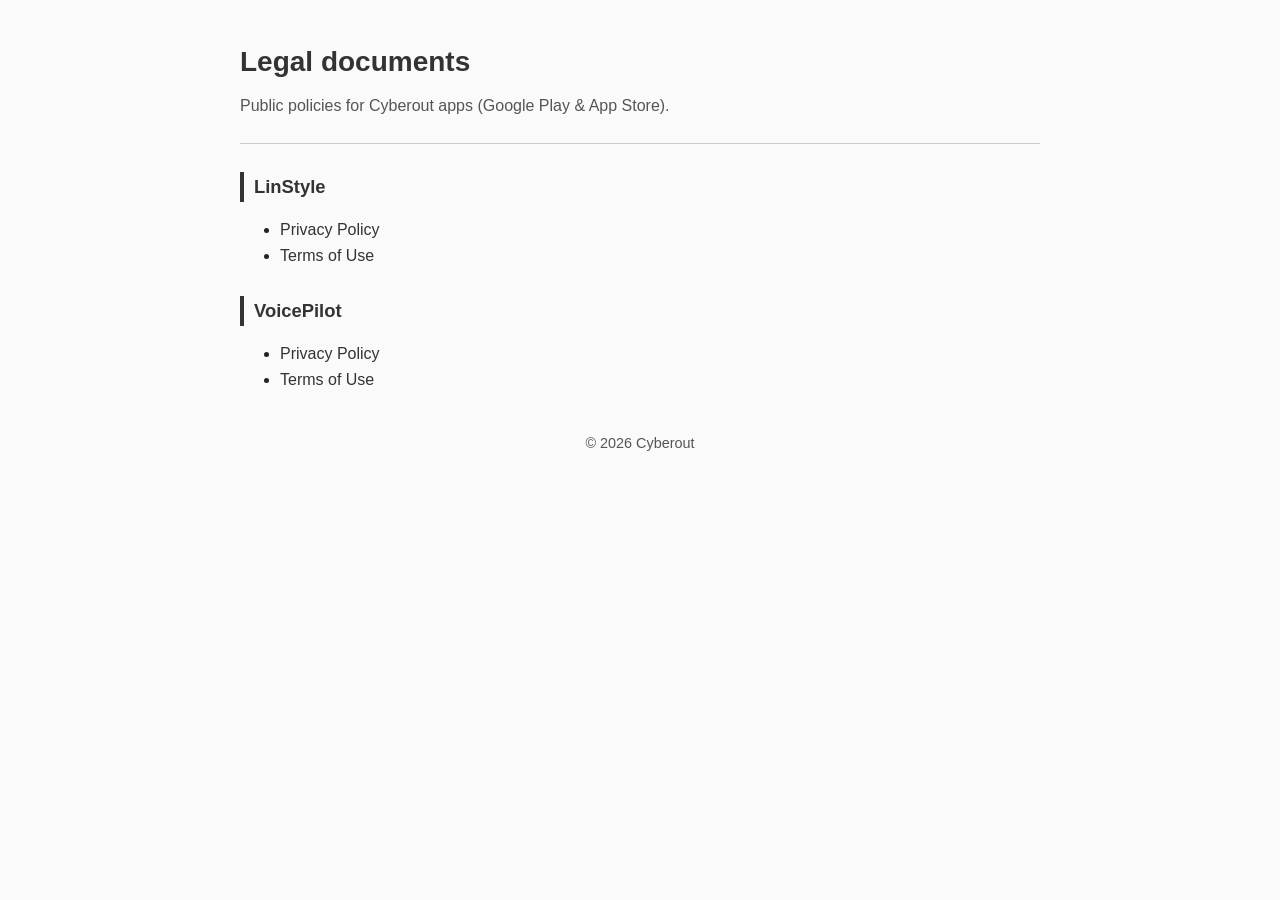
<file: index.html>
<!DOCTYPE html>
<html lang="en">
<head>
  <meta charset="utf-8" />
  <meta name="viewport" content="width=device-width, initial-scale=1" />
  <title>Legal — Cyberout</title>
  <link rel="stylesheet" href="site/legal.css" />
  <style>:root { --accent: #333; } h1 { text-align: left; }</style>
</head>
<body>
  <h1>Legal documents</h1>
  <p class="subtitle" style="text-align:left">Public policies for Cyberout apps (Google Play &amp; App Store).</p>
  <hr />
  <h2>LinStyle</h2>
  <ul>
    <li><a href="site/linstyle/privacy.html">Privacy Policy</a></li>
    <li><a href="site/linstyle/terms.html">Terms of Use</a></li>
  </ul>
  <h2>VoicePilot</h2>
  <ul>
    <li><a href="site/voicepilot/privacy.html">Privacy Policy</a></li>
    <li><a href="site/voicepilot/terms.html">Terms of Use</a></li>
  </ul>
  <footer>© 2026 Cyberout</footer>
</body>
</html>
</file>
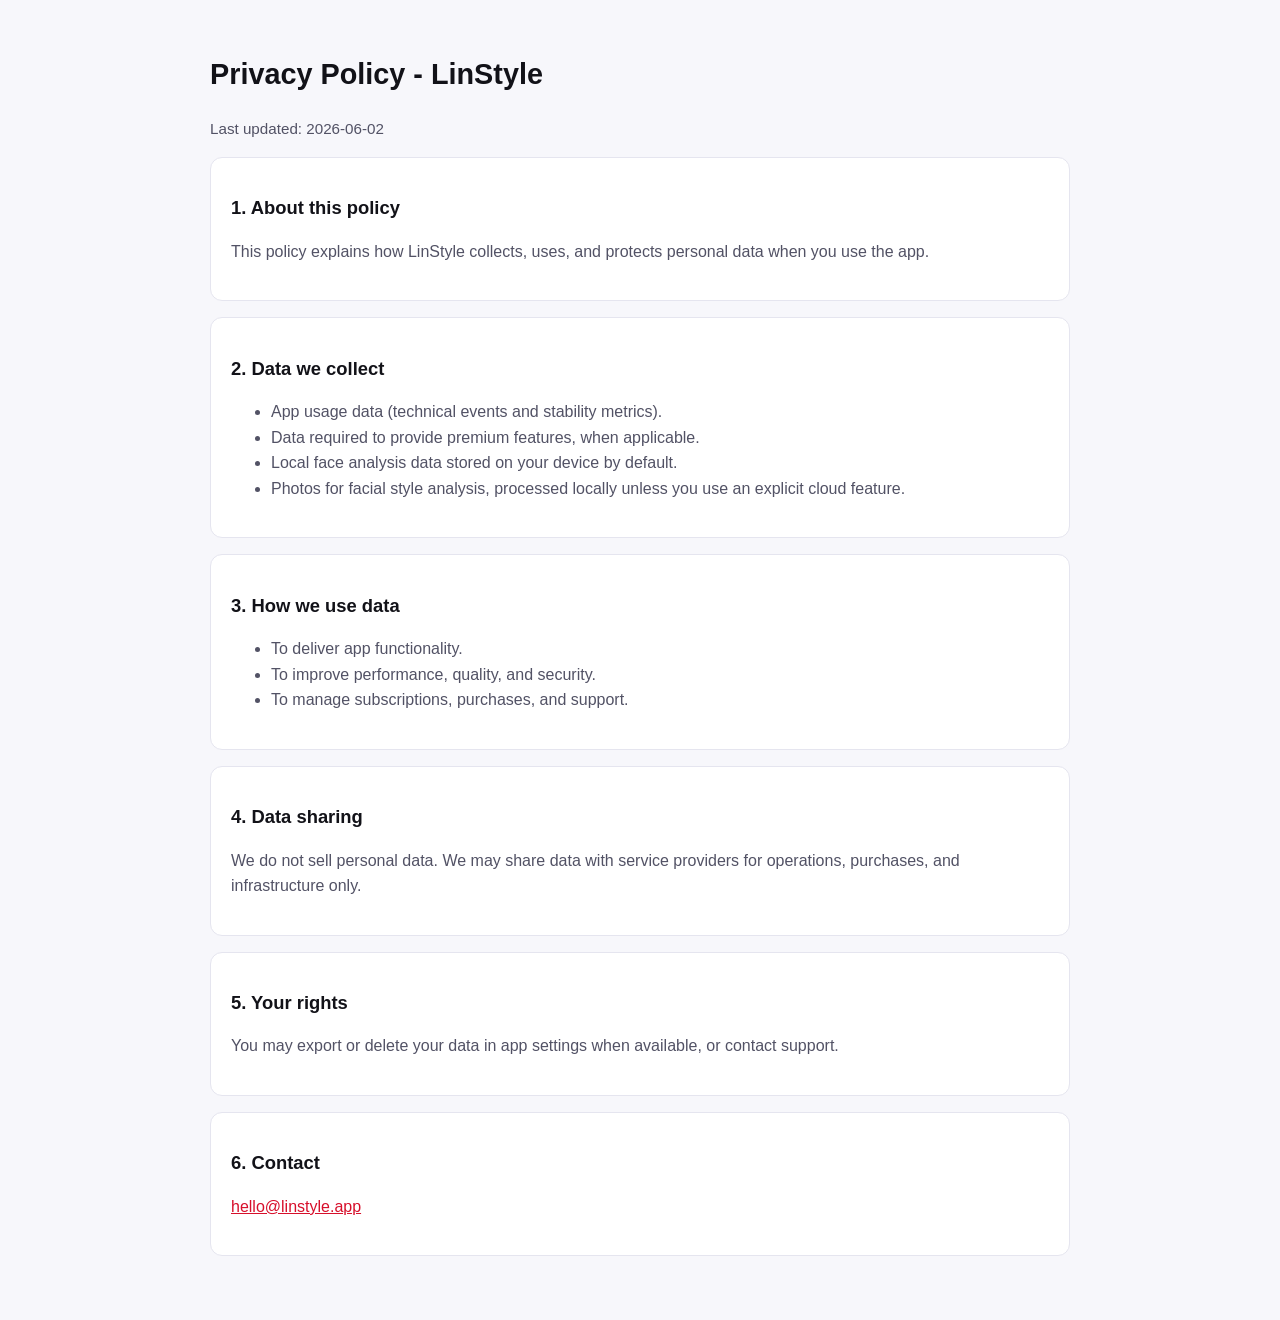
<file: linstyle/privacy.html>
<!doctype html>
<html lang="en">
<head>
  <meta charset="utf-8" />
  <meta name="viewport" content="width=device-width, initial-scale=1" />
  <title>LinStyle - Privacy Policy</title>
  <meta name="description" content="Privacy Policy for the LinStyle app." />
  <style>
    :root { color-scheme: light dark; --bg: #0b0b0f; --card: #14141b; --text: #f5f5f7; --muted: #b8b8c3; --accent: #ff2a32; --line: #2b2b35; }
    @media (prefers-color-scheme: light) {
      :root { --bg: #f7f7fb; --card: #fff; --text: #121218; --muted: #525265; --accent: #d70f2b; --line: #e5e5ef; }
    }
    body { margin: 0; font-family: Inter, Segoe UI, Roboto, Arial, sans-serif; background: var(--bg); color: var(--text); line-height: 1.6; }
    main { max-width: 860px; margin: 0 auto; padding: 32px 16px 64px; }
    .card { background: var(--card); border: 1px solid var(--line); border-radius: 12px; padding: 20px; margin-top: 16px; }
    h1 { font-size: 1.8rem; } h2 { font-size: 1.15rem; } p, li { color: var(--muted); }
    a { color: var(--accent); }
    .meta { color: var(--muted); font-size: 0.95rem; }
  </style>
</head>
<body>
  <main>
    <h1>Privacy Policy - LinStyle</h1>
    <p class="meta">Last updated: 2026-06-02</p>
    <section class="card">
      <h2>1. About this policy</h2>
      <p>This policy explains how LinStyle collects, uses, and protects personal data when you use the app.</p>
    </section>
    <section class="card">
      <h2>2. Data we collect</h2>
      <ul>
        <li>App usage data (technical events and stability metrics).</li>
        <li>Data required to provide premium features, when applicable.</li>
        <li>Local face analysis data stored on your device by default.</li>
        <li>Photos for facial style analysis, processed locally unless you use an explicit cloud feature.</li>
      </ul>
    </section>
    <section class="card">
      <h2>3. How we use data</h2>
      <ul>
        <li>To deliver app functionality.</li>
        <li>To improve performance, quality, and security.</li>
        <li>To manage subscriptions, purchases, and support.</li>
      </ul>
    </section>
    <section class="card">
      <h2>4. Data sharing</h2>
      <p>We do not sell personal data. We may share data with service providers for operations, purchases, and infrastructure only.</p>
    </section>
    <section class="card">
      <h2>5. Your rights</h2>
      <p>You may export or delete your data in app settings when available, or contact support.</p>
    </section>
    <section class="card">
      <h2>6. Contact</h2>
      <p><a href="mailto:hello@linstyle.app">hello@linstyle.app</a></p>
    </section>
  </main>
</body>
</html>
</file>
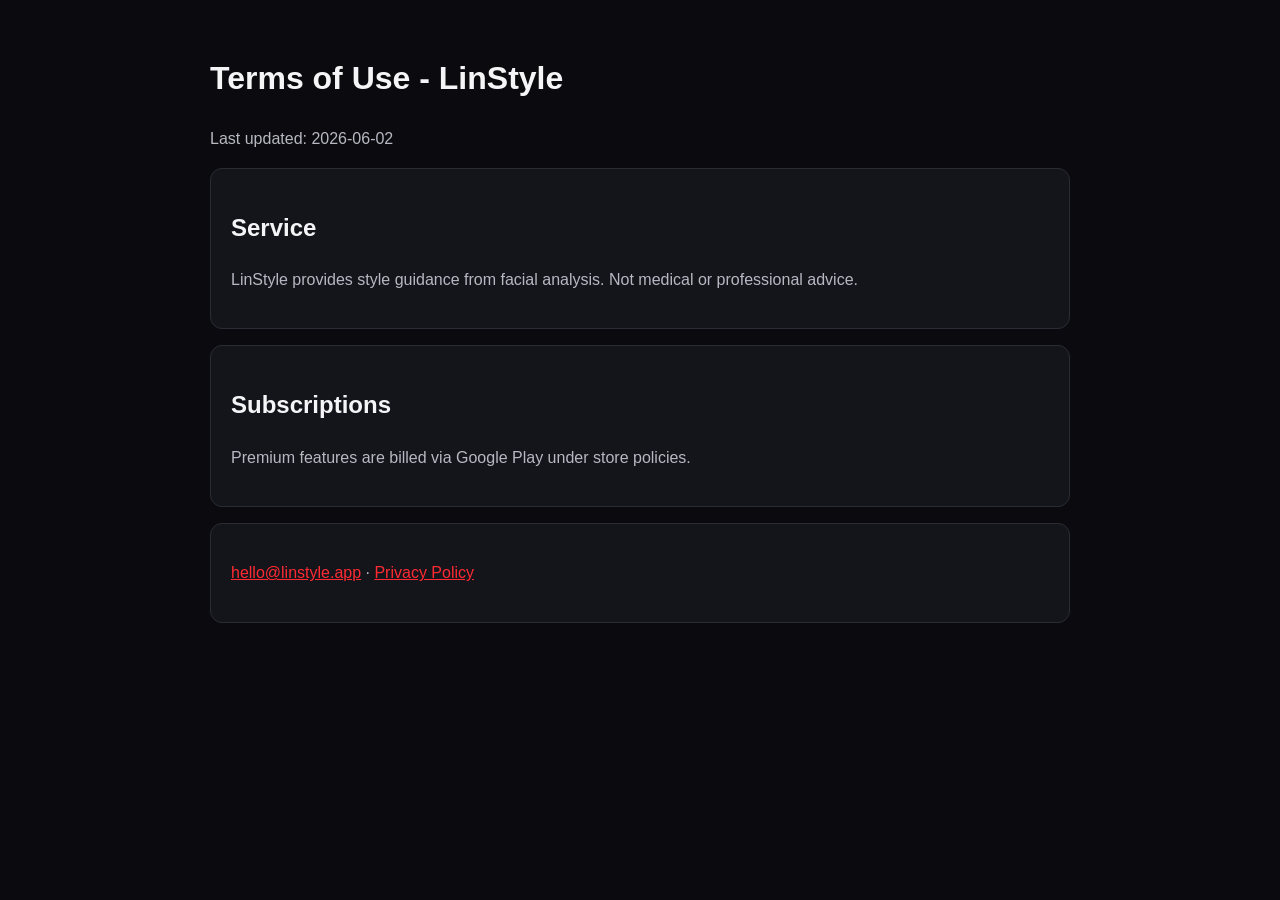
<file: linstyle/terms.html>
<!doctype html>
<html lang="en">
<head>
  <meta charset="utf-8" />
  <meta name="viewport" content="width=device-width, initial-scale=1" />
  <title>LinStyle - Terms of Use</title>
  <style>
    :root { color-scheme: light dark; --bg: #0b0b0f; --card: #14141b; --text: #f5f5f7; --muted: #b8b8c3; --accent: #ff2a32; --line: #2b2b35; }
    body { margin: 0; font-family: Inter, Segoe UI, Roboto, Arial, sans-serif; background: var(--bg); color: var(--text); line-height: 1.6; }
    main { max-width: 860px; margin: 0 auto; padding: 32px 16px 64px; }
    .card { background: var(--card); border: 1px solid var(--line); border-radius: 12px; padding: 20px; margin-top: 16px; }
    p, li { color: var(--muted); } a { color: var(--accent); }
  </style>
</head>
<body>
  <main>
    <h1>Terms of Use - LinStyle</h1>
    <p>Last updated: 2026-06-02</p>
    <section class="card">
      <h2>Service</h2>
      <p>LinStyle provides style guidance from facial analysis. Not medical or professional advice.</p>
    </section>
    <section class="card">
      <h2>Subscriptions</h2>
      <p>Premium features are billed via Google Play under store policies.</p>
    </section>
    <section class="card">
      <p><a href="mailto:hello@linstyle.app">hello@linstyle.app</a> · <a href="privacy.html">Privacy Policy</a></p>
    </section>
  </main>
</body>
</html>
</file>
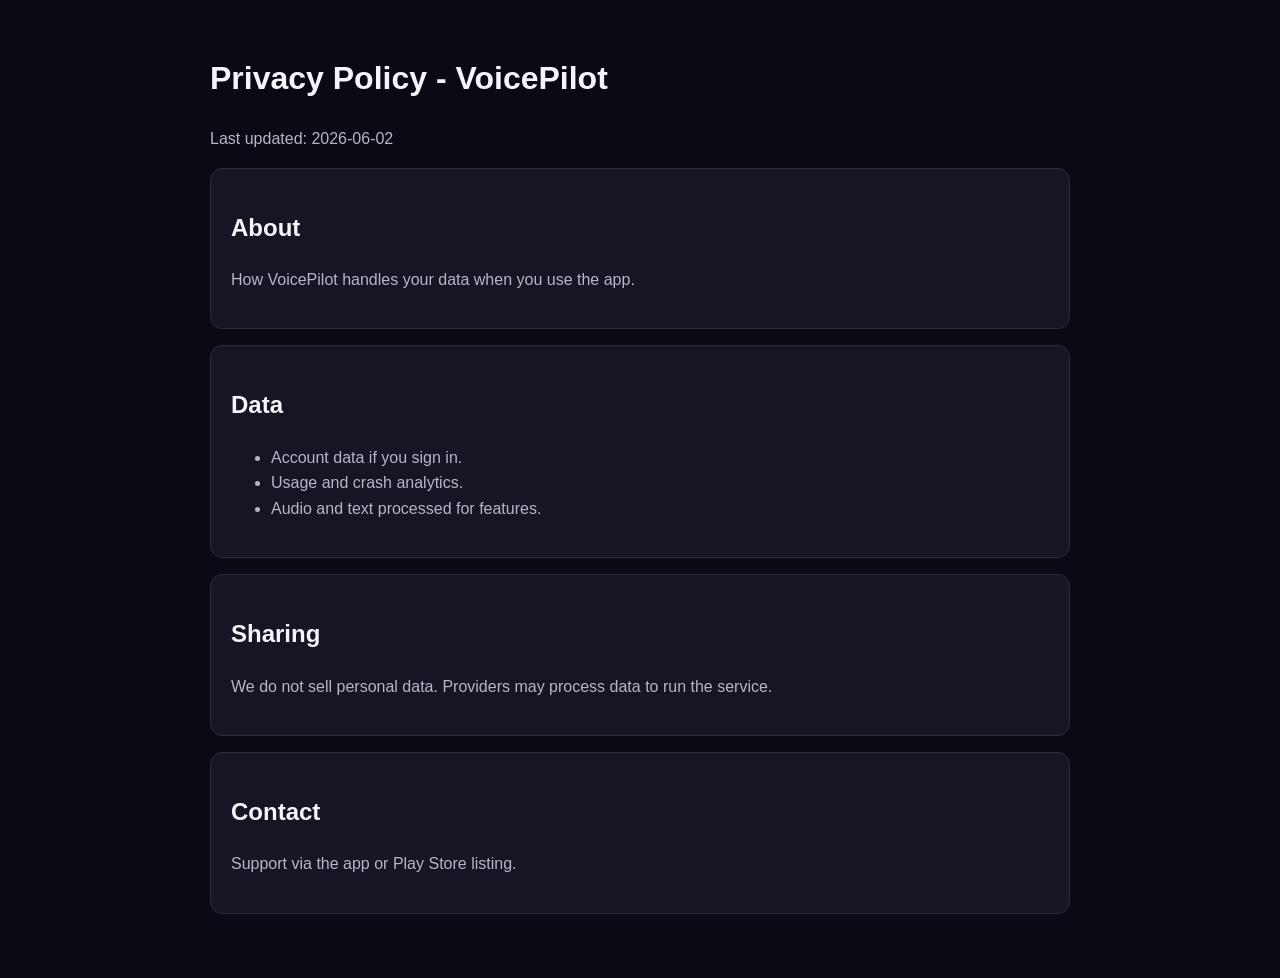
<file: voicepilot/privacy.html>
<!doctype html>
<html lang="en">
<head>
  <meta charset="utf-8" />
  <meta name="viewport" content="width=device-width, initial-scale=1" />
  <title>VoicePilot - Privacy Policy</title>
  <style>
    :root { color-scheme: light dark; --bg: #0a0a14; --card: #151523; --text: #f4f4fa; --muted: #b5b6c8; --accent: #7c3aed; --line: #2a2a3c; }
    body { margin: 0; font-family: Inter, Segoe UI, Roboto, Arial, sans-serif; background: var(--bg); color: var(--text); line-height: 1.6; }
    main { max-width: 860px; margin: 0 auto; padding: 32px 16px 64px; }
    .card { background: var(--card); border: 1px solid var(--line); border-radius: 12px; padding: 20px; margin-top: 16px; }
    p, li { color: var(--muted); } a { color: var(--accent); }
  </style>
</head>
<body>
  <main>
    <h1>Privacy Policy - VoicePilot</h1>
    <p>Last updated: 2026-06-02</p>
    <section class="card"><h2>About</h2><p>How VoicePilot handles your data when you use the app.</p></section>
    <section class="card"><h2>Data</h2><ul><li>Account data if you sign in.</li><li>Usage and crash analytics.</li><li>Audio and text processed for features.</li></ul></section>
    <section class="card"><h2>Sharing</h2><p>We do not sell personal data. Providers may process data to run the service.</p></section>
    <section class="card"><h2>Contact</h2><p>Support via the app or Play Store listing.</p></section>
  </main>
</body>
</html>
</file>
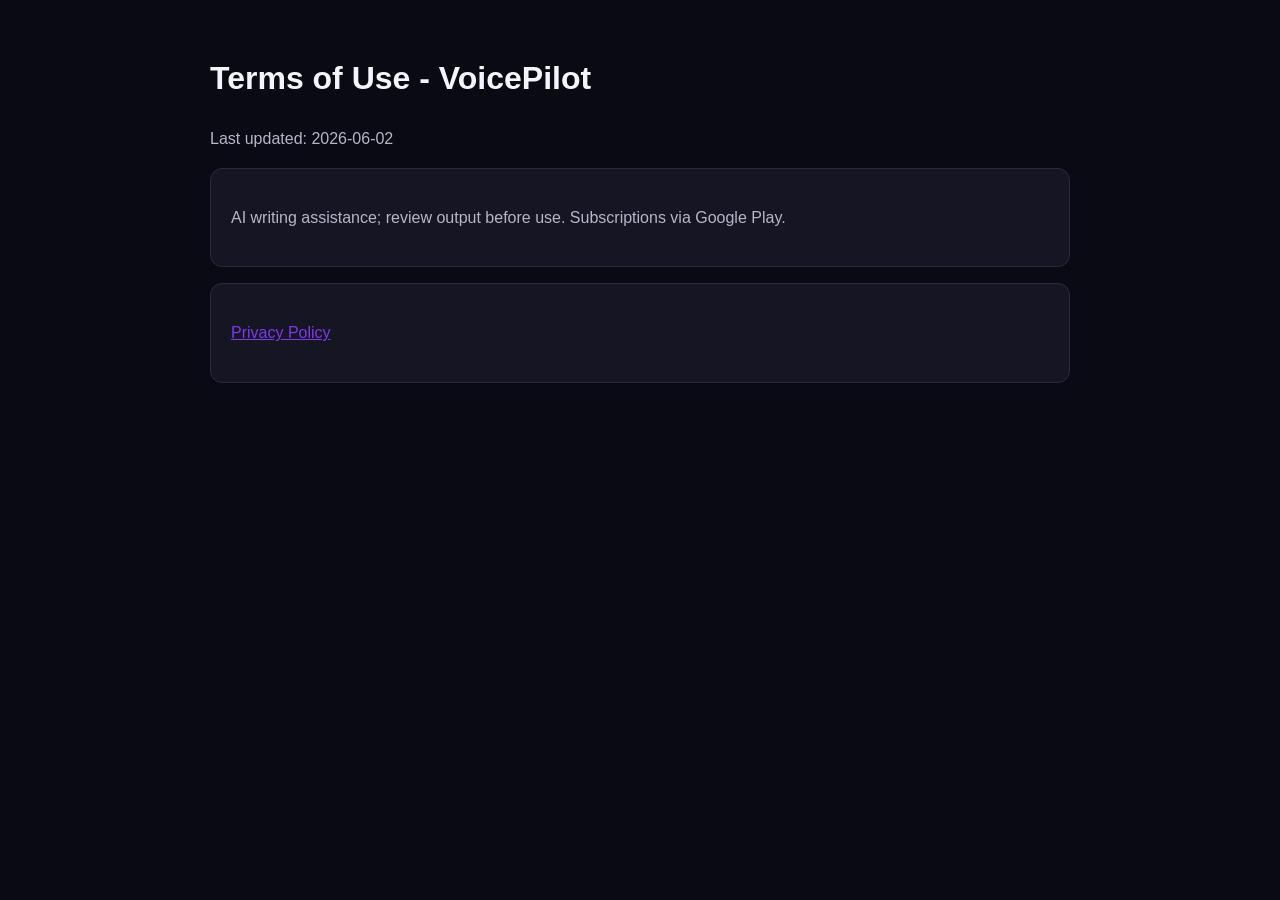
<file: voicepilot/terms.html>
<!doctype html>
<html lang="en">
<head>
  <meta charset="utf-8" />
  <meta name="viewport" content="width=device-width, initial-scale=1" />
  <title>VoicePilot - Terms of Use</title>
  <style>
    :root { color-scheme: light dark; --bg: #0a0a14; --card: #151523; --text: #f4f4fa; --muted: #b5b6c8; --accent: #7c3aed; }
    body { margin: 0; font-family: Inter, Segoe UI, Roboto, Arial, sans-serif; background: var(--bg); color: var(--text); line-height: 1.6; }
    main { max-width: 860px; margin: 0 auto; padding: 32px 16px 64px; }
    .card { background: var(--card); border: 1px solid #2a2a3c; border-radius: 12px; padding: 20px; margin-top: 16px; }
    p { color: var(--muted); } a { color: var(--accent); }
  </style>
</head>
<body>
  <main>
    <h1>Terms of Use - VoicePilot</h1>
    <p>Last updated: 2026-06-02</p>
    <section class="card"><p>AI writing assistance; review output before use. Subscriptions via Google Play.</p></section>
    <section class="card"><p><a href="privacy.html">Privacy Policy</a></p></section>
  </main>
</body>
</html>
</file>
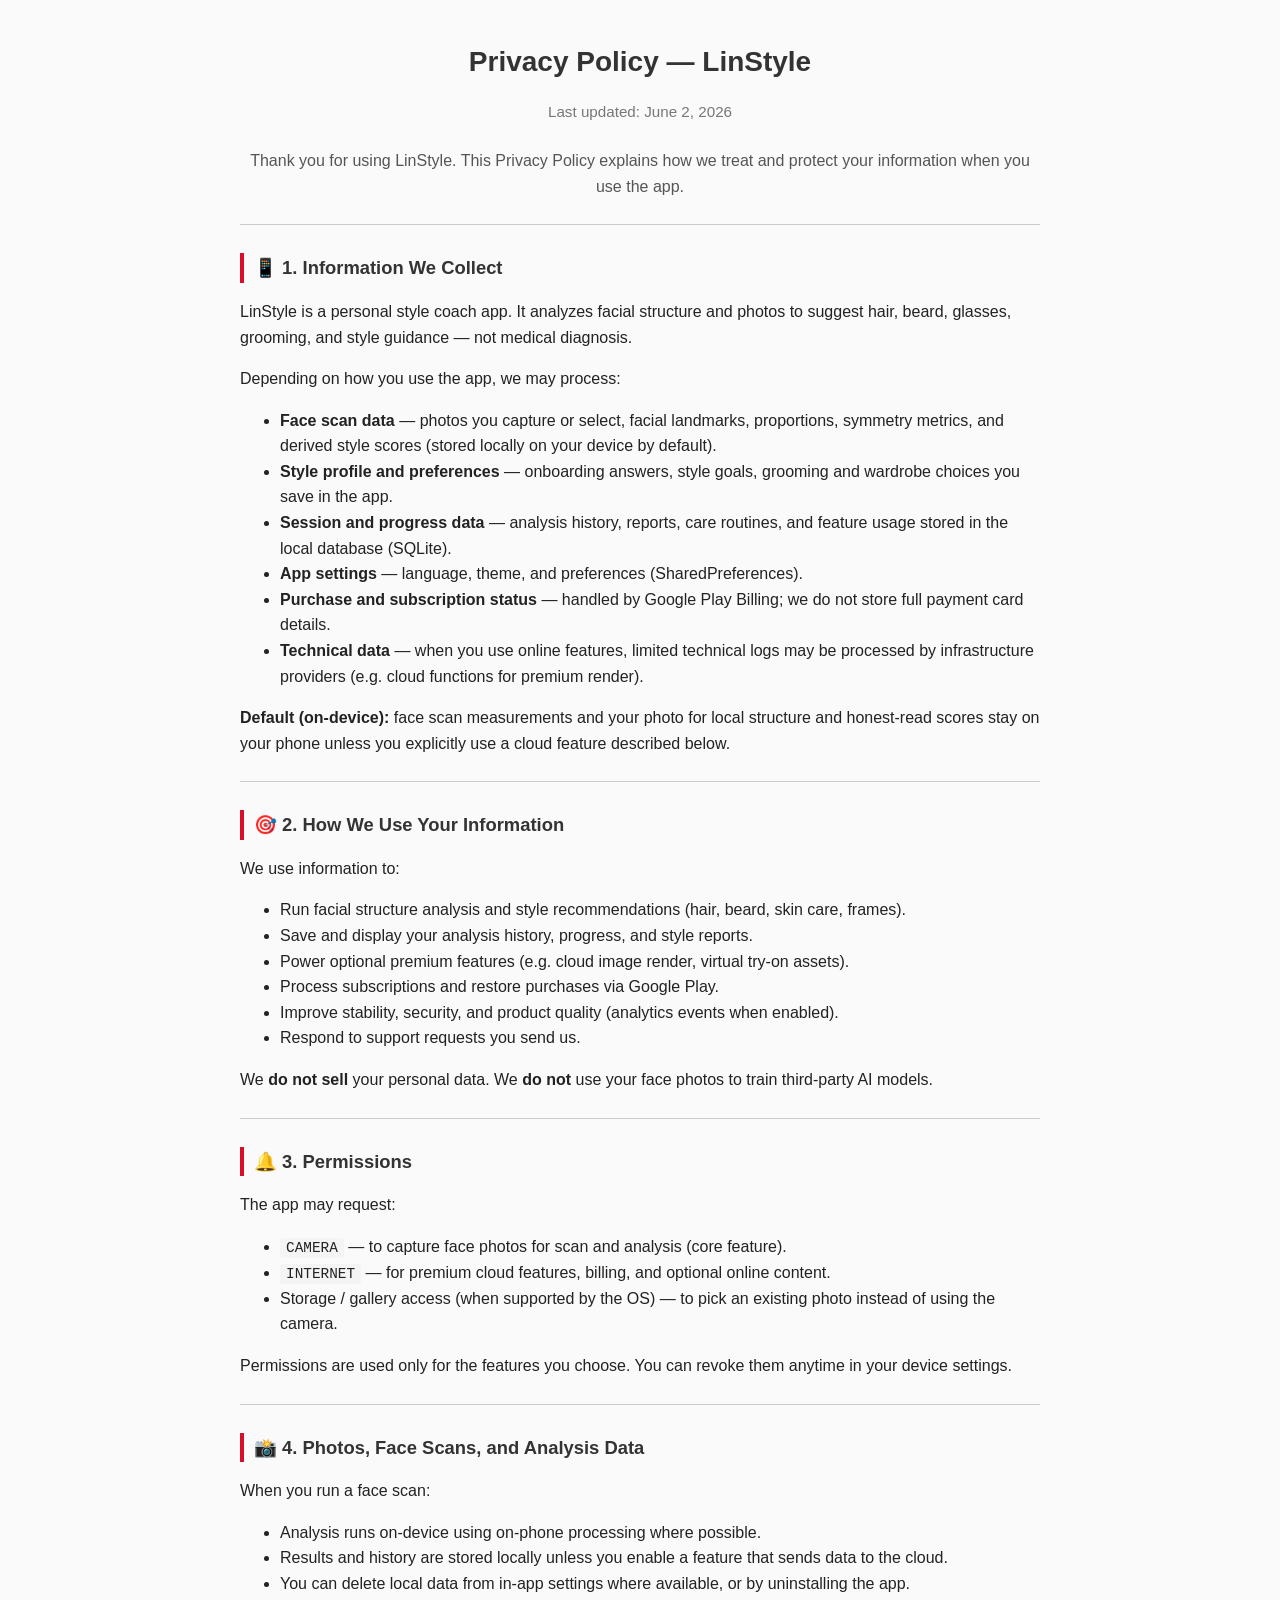
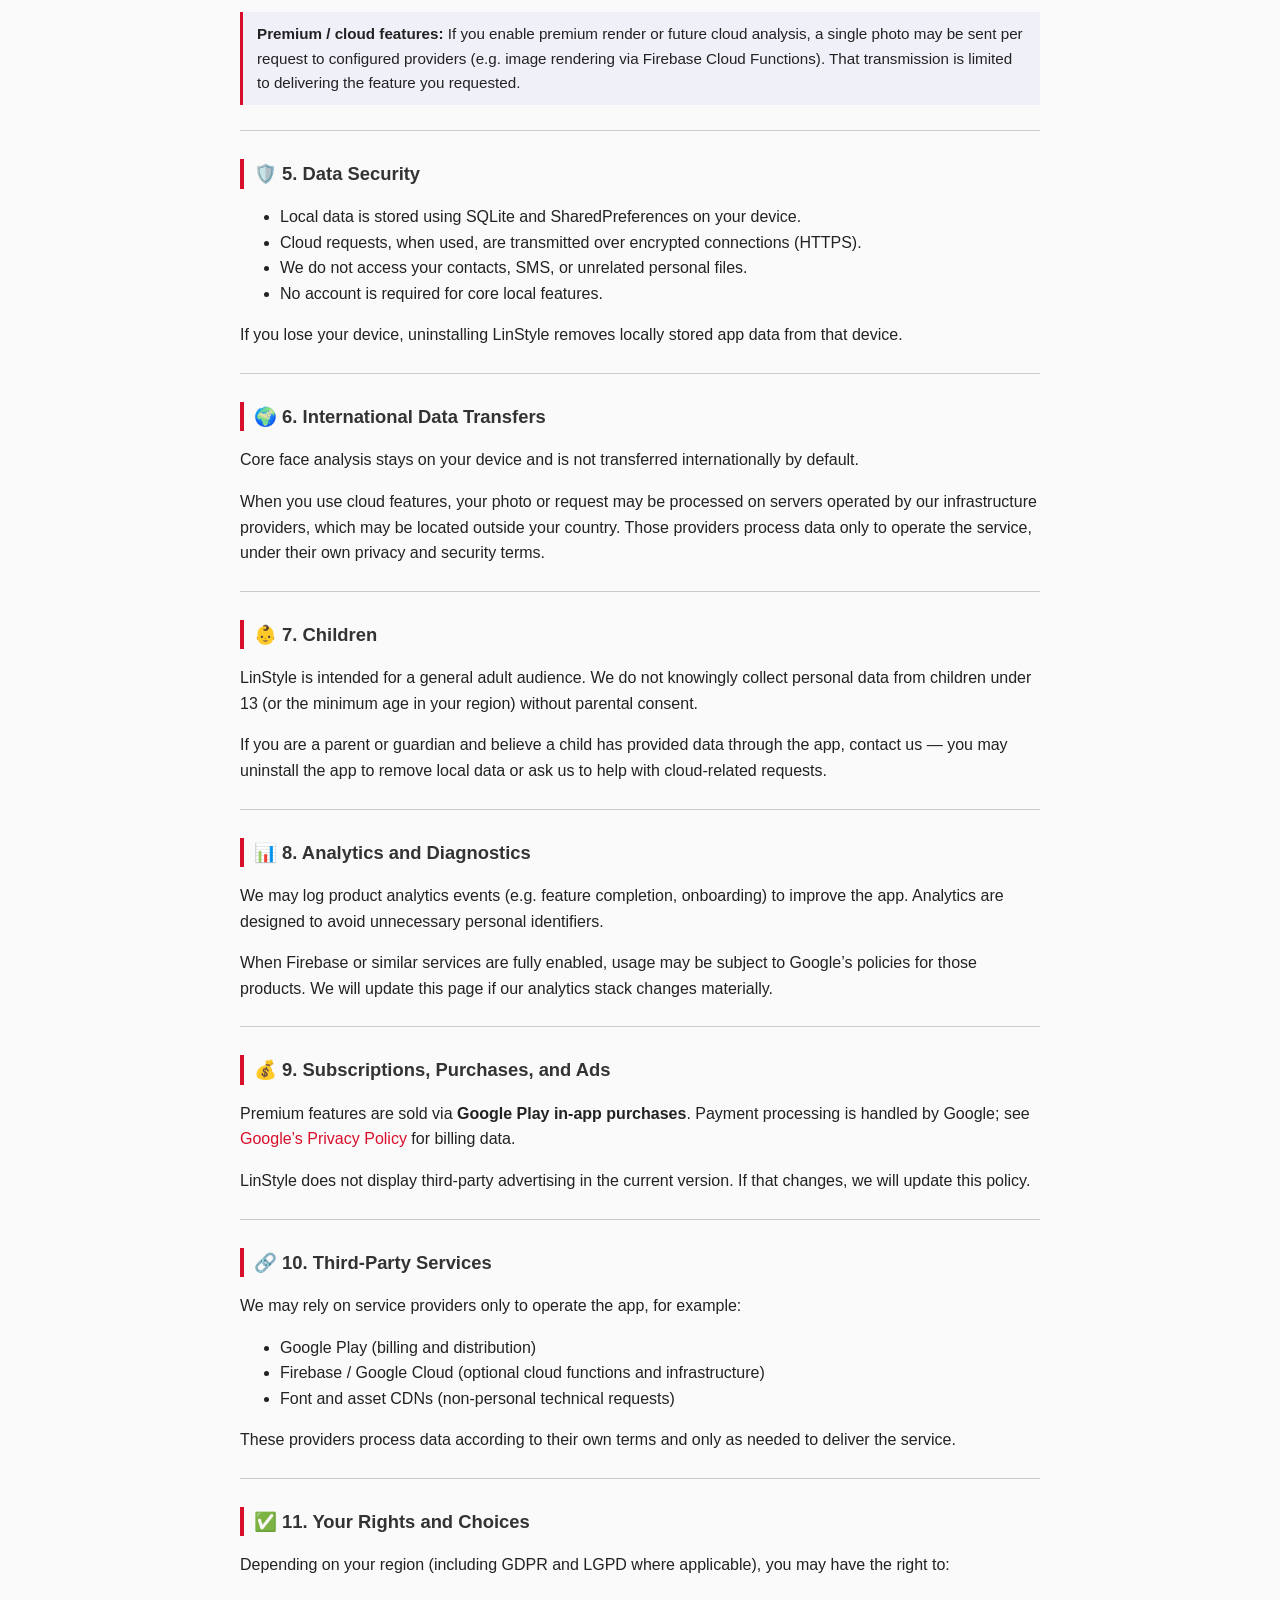
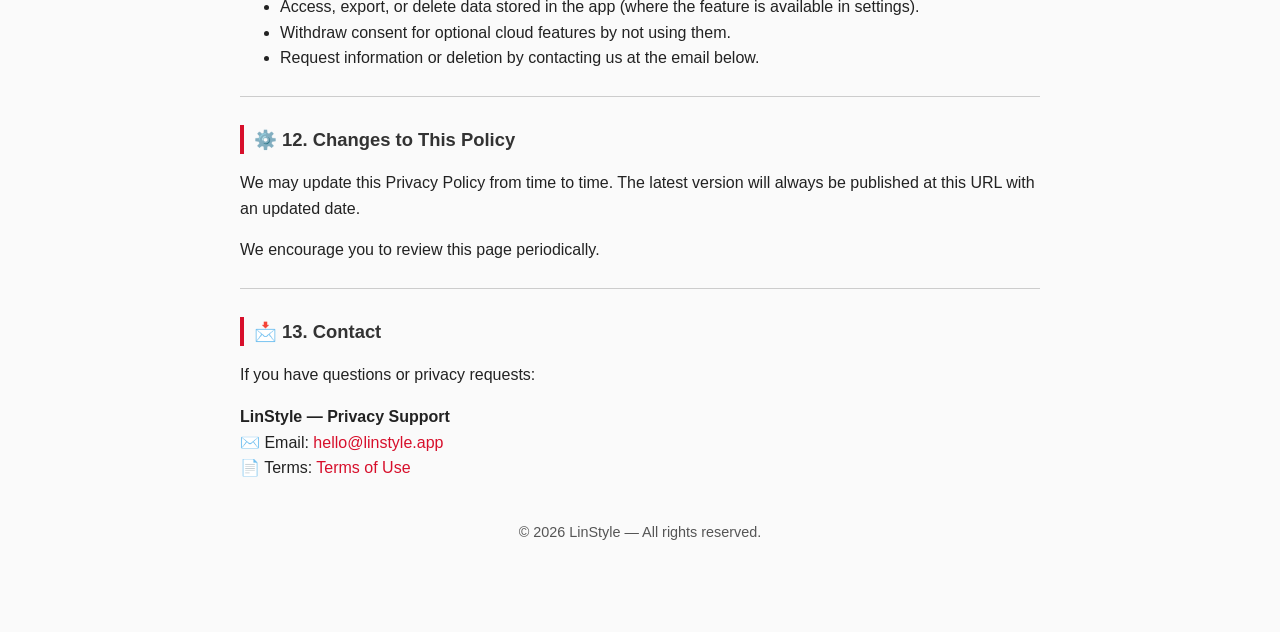
<file: site/linstyle/privacy.html>
<!DOCTYPE html>
<html lang="en">
<head>
  <meta charset="utf-8" />
  <meta name="viewport" content="width=device-width, initial-scale=1" />
  <title>Privacy Policy — LinStyle</title>
  <meta name="description" content="Privacy Policy for the LinStyle personal style coach app." />
  <link rel="stylesheet" href="../legal.css" />
  <style>:root { --accent: #d70f2b; }</style>
</head>
<body>

  <h1>Privacy Policy — LinStyle</h1>
  <p class="updated">Last updated: June 2, 2026</p>
  <p class="subtitle">Thank you for using LinStyle. This Privacy Policy explains how we treat and protect your information when you use the app.</p>

  <hr />

  <h2>📱 1. Information We Collect</h2>
  <p>LinStyle is a personal style coach app. It analyzes facial structure and photos to suggest hair, beard, glasses, grooming, and style guidance — not medical diagnosis.</p>
  <p>Depending on how you use the app, we may process:</p>
  <ul>
    <li><strong>Face scan data</strong> — photos you capture or select, facial landmarks, proportions, symmetry metrics, and derived style scores (stored locally on your device by default).</li>
    <li><strong>Style profile and preferences</strong> — onboarding answers, style goals, grooming and wardrobe choices you save in the app.</li>
    <li><strong>Session and progress data</strong> — analysis history, reports, care routines, and feature usage stored in the local database (SQLite).</li>
    <li><strong>App settings</strong> — language, theme, and preferences (SharedPreferences).</li>
    <li><strong>Purchase and subscription status</strong> — handled by Google Play Billing; we do not store full payment card details.</li>
    <li><strong>Technical data</strong> — when you use online features, limited technical logs may be processed by infrastructure providers (e.g. cloud functions for premium render).</li>
  </ul>
  <p><strong>Default (on-device):</strong> face scan measurements and your photo for local structure and honest-read scores stay on your phone unless you explicitly use a cloud feature described below.</p>

  <hr />

  <h2>🎯 2. How We Use Your Information</h2>
  <p>We use information to:</p>
  <ul>
    <li>Run facial structure analysis and style recommendations (hair, beard, skin care, frames).</li>
    <li>Save and display your analysis history, progress, and style reports.</li>
    <li>Power optional premium features (e.g. cloud image render, virtual try-on assets).</li>
    <li>Process subscriptions and restore purchases via Google Play.</li>
    <li>Improve stability, security, and product quality (analytics events when enabled).</li>
    <li>Respond to support requests you send us.</li>
  </ul>
  <p>We <strong>do not sell</strong> your personal data. We <strong>do not</strong> use your face photos to train third-party AI models.</p>

  <hr />

  <h2>🔔 3. Permissions</h2>
  <p>The app may request:</p>
  <ul>
    <li><code>CAMERA</code> — to capture face photos for scan and analysis (core feature).</li>
    <li><code>INTERNET</code> — for premium cloud features, billing, and optional online content.</li>
    <li>Storage / gallery access (when supported by the OS) — to pick an existing photo instead of using the camera.</li>
  </ul>
  <p>Permissions are used only for the features you choose. You can revoke them anytime in your device settings.</p>

  <hr />

  <h2>📸 4. Photos, Face Scans, and Analysis Data</h2>
  <p>When you run a face scan:</p>
  <ul>
    <li>Analysis runs on-device using on-phone processing where possible.</li>
    <li>Results and history are stored locally unless you enable a feature that sends data to the cloud.</li>
    <li>You can delete local data from in-app settings where available, or by uninstalling the app.</li>
  </ul>
  <div class="note">
    <strong>Premium / cloud features:</strong> If you enable premium render or future cloud analysis, a single photo may be sent per request to configured providers (e.g. image rendering via Firebase Cloud Functions). That transmission is limited to delivering the feature you requested.
  </div>

  <hr />

  <h2>🛡️ 5. Data Security</h2>
  <ul>
    <li>Local data is stored using SQLite and SharedPreferences on your device.</li>
    <li>Cloud requests, when used, are transmitted over encrypted connections (HTTPS).</li>
    <li>We do not access your contacts, SMS, or unrelated personal files.</li>
    <li>No account is required for core local features.</li>
  </ul>
  <p>If you lose your device, uninstalling LinStyle removes locally stored app data from that device.</p>

  <hr />

  <h2>🌍 6. International Data Transfers</h2>
  <p>Core face analysis stays on your device and is not transferred internationally by default.</p>
  <p>When you use cloud features, your photo or request may be processed on servers operated by our infrastructure providers, which may be located outside your country. Those providers process data only to operate the service, under their own privacy and security terms.</p>

  <hr />

  <h2>👶 7. Children</h2>
  <p>LinStyle is intended for a general adult audience. We do not knowingly collect personal data from children under 13 (or the minimum age in your region) without parental consent.</p>
  <p>If you are a parent or guardian and believe a child has provided data through the app, contact us — you may uninstall the app to remove local data or ask us to help with cloud-related requests.</p>

  <hr />

  <h2>📊 8. Analytics and Diagnostics</h2>
  <p>We may log product analytics events (e.g. feature completion, onboarding) to improve the app. Analytics are designed to avoid unnecessary personal identifiers.</p>
  <p>When Firebase or similar services are fully enabled, usage may be subject to Google’s policies for those products. We will update this page if our analytics stack changes materially.</p>

  <hr />

  <h2>💰 9. Subscriptions, Purchases, and Ads</h2>
  <p>Premium features are sold via <strong>Google Play in-app purchases</strong>. Payment processing is handled by Google; see <a href="https://policies.google.com/privacy" rel="noopener">Google’s Privacy Policy</a> for billing data.</p>
  <p>LinStyle does not display third-party advertising in the current version. If that changes, we will update this policy.</p>

  <hr />

  <h2>🔗 10. Third-Party Services</h2>
  <p>We may rely on service providers only to operate the app, for example:</p>
  <ul>
    <li>Google Play (billing and distribution)</li>
    <li>Firebase / Google Cloud (optional cloud functions and infrastructure)</li>
    <li>Font and asset CDNs (non-personal technical requests)</li>
  </ul>
  <p>These providers process data according to their own terms and only as needed to deliver the service.</p>

  <hr />

  <h2>✅ 11. Your Rights and Choices</h2>
  <p>Depending on your region (including GDPR and LGPD where applicable), you may have the right to:</p>
  <ul>
    <li>Access, export, or delete data stored in the app (where the feature is available in settings).</li>
    <li>Withdraw consent for optional cloud features by not using them.</li>
    <li>Request information or deletion by contacting us at the email below.</li>
  </ul>

  <hr />

  <h2>⚙️ 12. Changes to This Policy</h2>
  <p>We may update this Privacy Policy from time to time. The latest version will always be published at this URL with an updated date.</p>
  <p>We encourage you to review this page periodically.</p>

  <hr />

  <h2>📩 13. Contact</h2>
  <p>If you have questions or privacy requests:</p>
  <p>
    <strong>LinStyle — Privacy Support</strong><br />
    ✉️ Email: <a href="mailto:hello@linstyle.app">hello@linstyle.app</a><br />
    📄 Terms: <a href="terms.html">Terms of Use</a>
  </p>

  <footer>© 2026 LinStyle — All rights reserved.</footer>

</body>
</html>
</file>
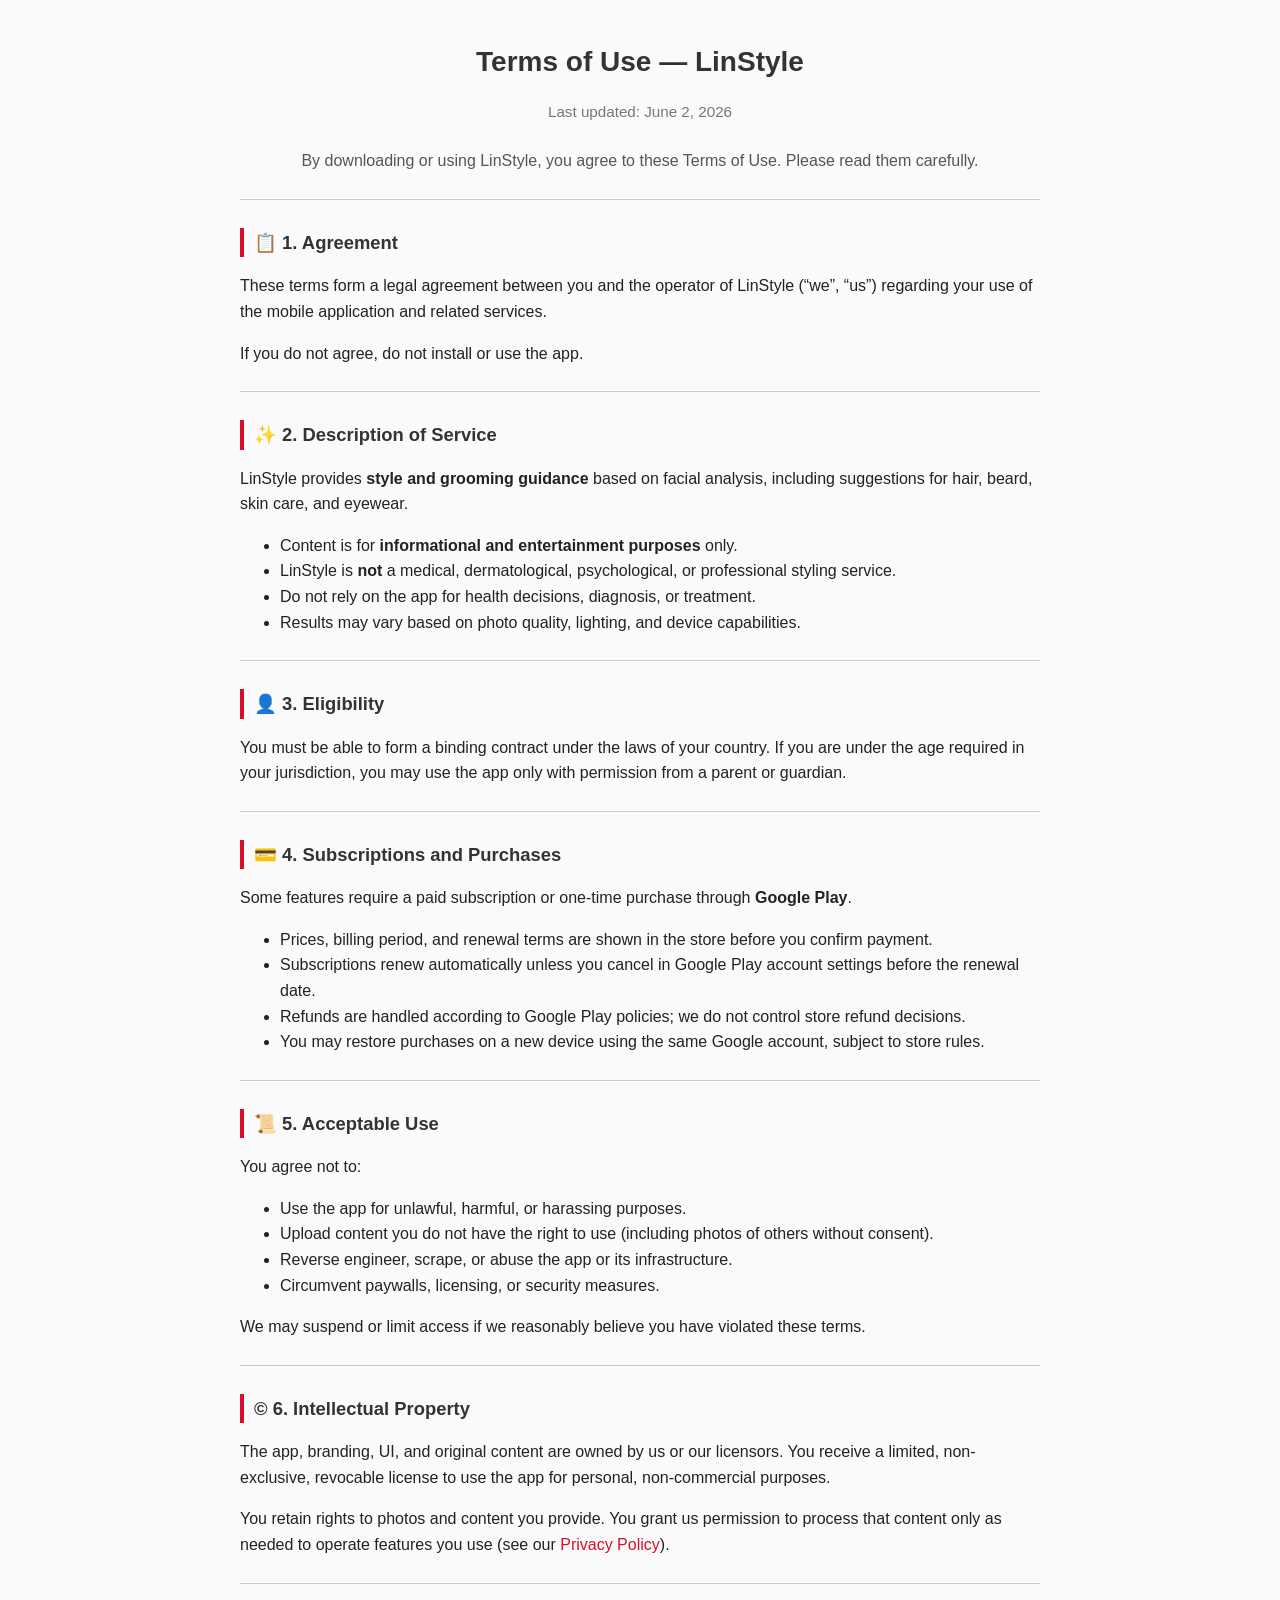
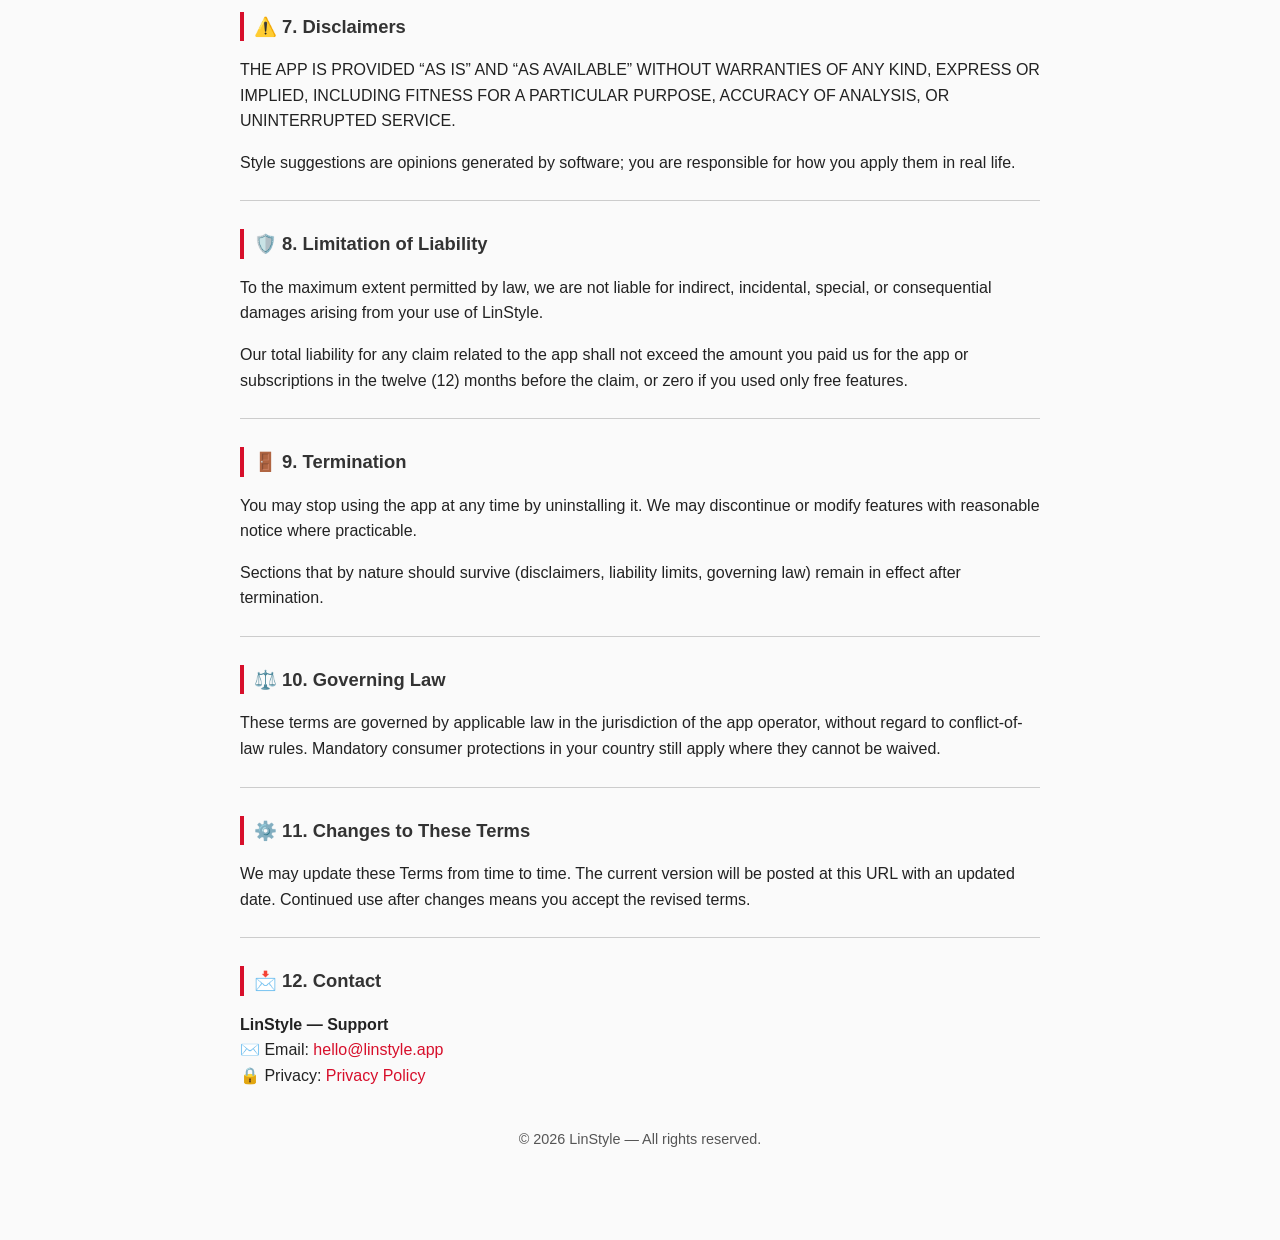
<file: site/linstyle/terms.html>
<!DOCTYPE html>
<html lang="en">
<head>
  <meta charset="utf-8" />
  <meta name="viewport" content="width=device-width, initial-scale=1" />
  <title>Terms of Use — LinStyle</title>
  <meta name="description" content="Terms of Use for the LinStyle personal style coach app." />
  <link rel="stylesheet" href="../legal.css" />
  <style>:root { --accent: #d70f2b; }</style>
</head>
<body>

  <h1>Terms of Use — LinStyle</h1>
  <p class="updated">Last updated: June 2, 2026</p>
  <p class="subtitle">By downloading or using LinStyle, you agree to these Terms of Use. Please read them carefully.</p>

  <hr />

  <h2>📋 1. Agreement</h2>
  <p>These terms form a legal agreement between you and the operator of LinStyle (“we”, “us”) regarding your use of the mobile application and related services.</p>
  <p>If you do not agree, do not install or use the app.</p>

  <hr />

  <h2>✨ 2. Description of Service</h2>
  <p>LinStyle provides <strong>style and grooming guidance</strong> based on facial analysis, including suggestions for hair, beard, skin care, and eyewear.</p>
  <ul>
    <li>Content is for <strong>informational and entertainment purposes</strong> only.</li>
    <li>LinStyle is <strong>not</strong> a medical, dermatological, psychological, or professional styling service.</li>
    <li>Do not rely on the app for health decisions, diagnosis, or treatment.</li>
    <li>Results may vary based on photo quality, lighting, and device capabilities.</li>
  </ul>

  <hr />

  <h2>👤 3. Eligibility</h2>
  <p>You must be able to form a binding contract under the laws of your country. If you are under the age required in your jurisdiction, you may use the app only with permission from a parent or guardian.</p>

  <hr />

  <h2>💳 4. Subscriptions and Purchases</h2>
  <p>Some features require a paid subscription or one-time purchase through <strong>Google Play</strong>.</p>
  <ul>
    <li>Prices, billing period, and renewal terms are shown in the store before you confirm payment.</li>
    <li>Subscriptions renew automatically unless you cancel in Google Play account settings before the renewal date.</li>
    <li>Refunds are handled according to Google Play policies; we do not control store refund decisions.</li>
    <li>You may restore purchases on a new device using the same Google account, subject to store rules.</li>
  </ul>

  <hr />

  <h2>📜 5. Acceptable Use</h2>
  <p>You agree not to:</p>
  <ul>
    <li>Use the app for unlawful, harmful, or harassing purposes.</li>
    <li>Upload content you do not have the right to use (including photos of others without consent).</li>
    <li>Reverse engineer, scrape, or abuse the app or its infrastructure.</li>
    <li>Circumvent paywalls, licensing, or security measures.</li>
  </ul>
  <p>We may suspend or limit access if we reasonably believe you have violated these terms.</p>

  <hr />

  <h2>©️ 6. Intellectual Property</h2>
  <p>The app, branding, UI, and original content are owned by us or our licensors. You receive a limited, non-exclusive, revocable license to use the app for personal, non-commercial purposes.</p>
  <p>You retain rights to photos and content you provide. You grant us permission to process that content only as needed to operate features you use (see our <a href="privacy.html">Privacy Policy</a>).</p>

  <hr />

  <h2>⚠️ 7. Disclaimers</h2>
  <p>THE APP IS PROVIDED “AS IS” AND “AS AVAILABLE” WITHOUT WARRANTIES OF ANY KIND, EXPRESS OR IMPLIED, INCLUDING FITNESS FOR A PARTICULAR PURPOSE, ACCURACY OF ANALYSIS, OR UNINTERRUPTED SERVICE.</p>
  <p>Style suggestions are opinions generated by software; you are responsible for how you apply them in real life.</p>

  <hr />

  <h2>🛡️ 8. Limitation of Liability</h2>
  <p>To the maximum extent permitted by law, we are not liable for indirect, incidental, special, or consequential damages arising from your use of LinStyle.</p>
  <p>Our total liability for any claim related to the app shall not exceed the amount you paid us for the app or subscriptions in the twelve (12) months before the claim, or zero if you used only free features.</p>

  <hr />

  <h2>🚪 9. Termination</h2>
  <p>You may stop using the app at any time by uninstalling it. We may discontinue or modify features with reasonable notice where practicable.</p>
  <p>Sections that by nature should survive (disclaimers, liability limits, governing law) remain in effect after termination.</p>

  <hr />

  <h2>⚖️ 10. Governing Law</h2>
  <p>These terms are governed by applicable law in the jurisdiction of the app operator, without regard to conflict-of-law rules. Mandatory consumer protections in your country still apply where they cannot be waived.</p>

  <hr />

  <h2>⚙️ 11. Changes to These Terms</h2>
  <p>We may update these Terms from time to time. The current version will be posted at this URL with an updated date. Continued use after changes means you accept the revised terms.</p>

  <hr />

  <h2>📩 12. Contact</h2>
  <p>
    <strong>LinStyle — Support</strong><br />
    ✉️ Email: <a href="mailto:hello@linstyle.app">hello@linstyle.app</a><br />
    🔒 Privacy: <a href="privacy.html">Privacy Policy</a>
  </p>

  <footer>© 2026 LinStyle — All rights reserved.</footer>

</body>
</html>
</file>
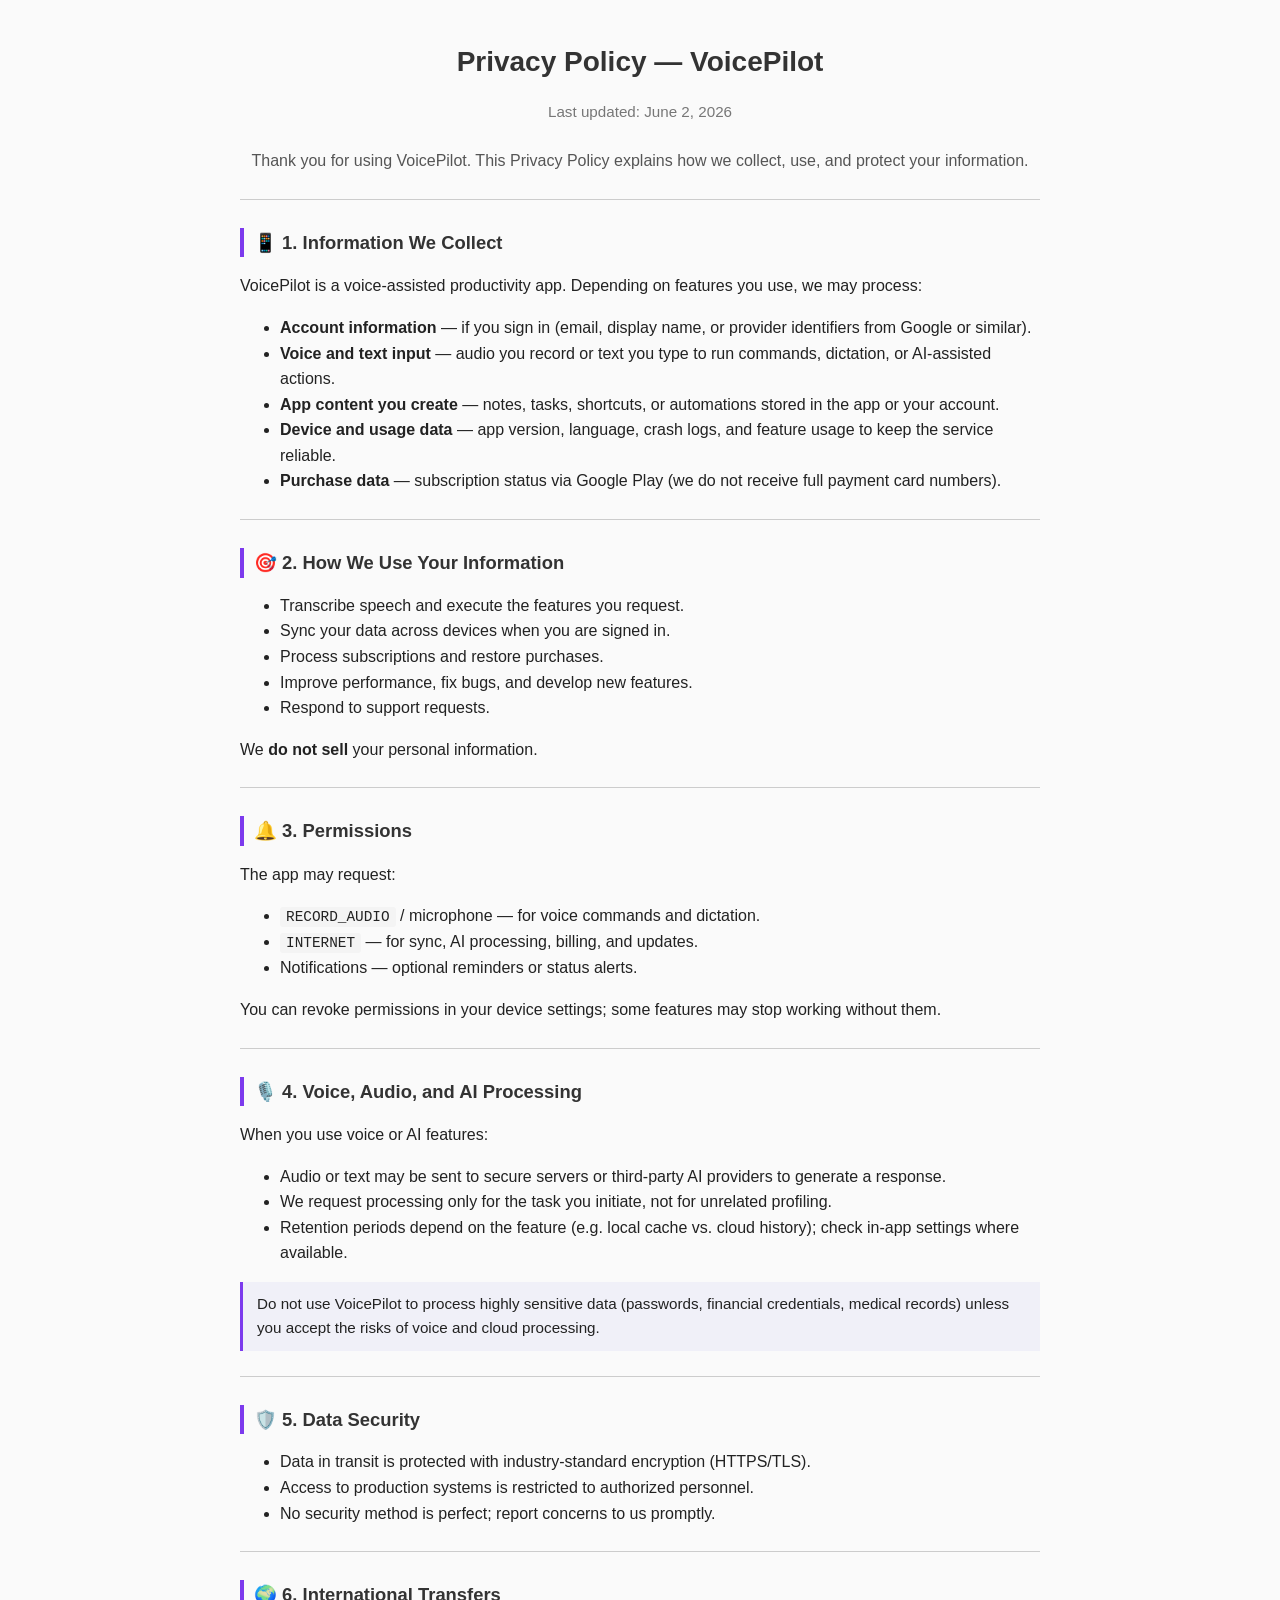
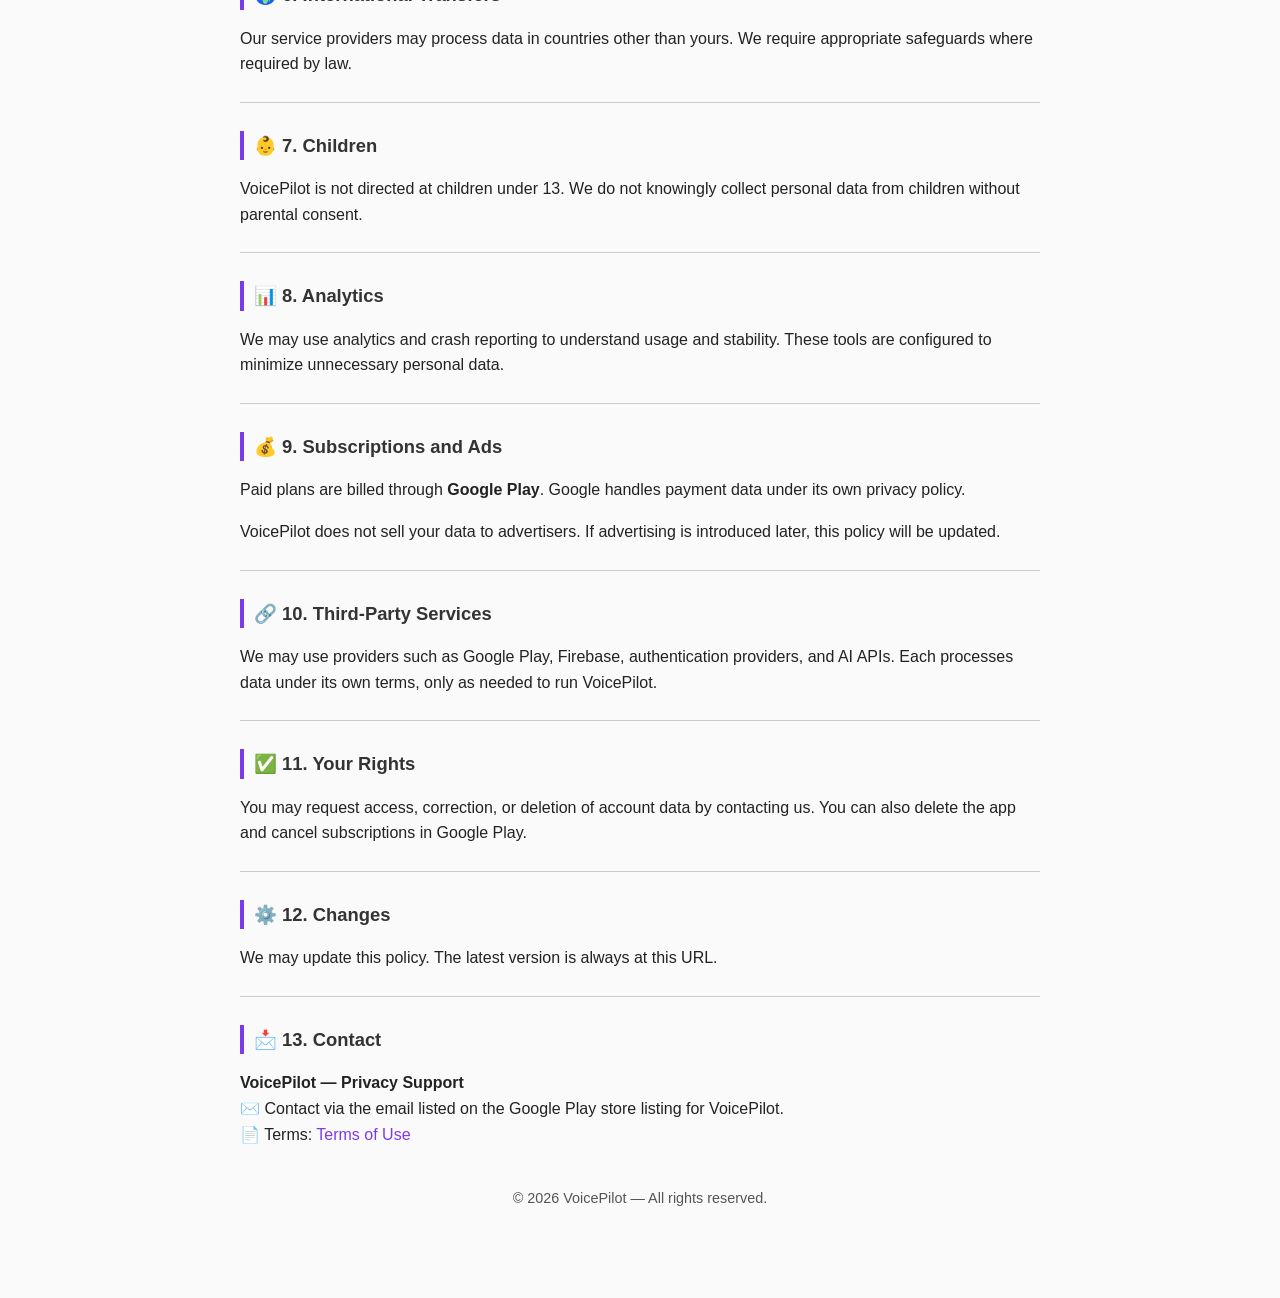
<file: site/voicepilot/privacy.html>
<!DOCTYPE html>
<html lang="en">
<head>
  <meta charset="utf-8" />
  <meta name="viewport" content="width=device-width, initial-scale=1" />
  <title>Privacy Policy — VoicePilot</title>
  <meta name="description" content="Privacy Policy for the VoicePilot app." />
  <link rel="stylesheet" href="../legal.css" />
  <style>:root { --accent: #7c3aed; }</style>
</head>
<body>

  <h1>Privacy Policy — VoicePilot</h1>
  <p class="updated">Last updated: June 2, 2026</p>
  <p class="subtitle">Thank you for using VoicePilot. This Privacy Policy explains how we collect, use, and protect your information.</p>

  <hr />

  <h2>📱 1. Information We Collect</h2>
  <p>VoicePilot is a voice-assisted productivity app. Depending on features you use, we may process:</p>
  <ul>
    <li><strong>Account information</strong> — if you sign in (email, display name, or provider identifiers from Google or similar).</li>
    <li><strong>Voice and text input</strong> — audio you record or text you type to run commands, dictation, or AI-assisted actions.</li>
    <li><strong>App content you create</strong> — notes, tasks, shortcuts, or automations stored in the app or your account.</li>
    <li><strong>Device and usage data</strong> — app version, language, crash logs, and feature usage to keep the service reliable.</li>
    <li><strong>Purchase data</strong> — subscription status via Google Play (we do not receive full payment card numbers).</li>
  </ul>

  <hr />

  <h2>🎯 2. How We Use Your Information</h2>
  <ul>
    <li>Transcribe speech and execute the features you request.</li>
    <li>Sync your data across devices when you are signed in.</li>
    <li>Process subscriptions and restore purchases.</li>
    <li>Improve performance, fix bugs, and develop new features.</li>
    <li>Respond to support requests.</li>
  </ul>
  <p>We <strong>do not sell</strong> your personal information.</p>

  <hr />

  <h2>🔔 3. Permissions</h2>
  <p>The app may request:</p>
  <ul>
    <li><code>RECORD_AUDIO</code> / microphone — for voice commands and dictation.</li>
    <li><code>INTERNET</code> — for sync, AI processing, billing, and updates.</li>
    <li>Notifications — optional reminders or status alerts.</li>
  </ul>
  <p>You can revoke permissions in your device settings; some features may stop working without them.</p>

  <hr />

  <h2>🎙️ 4. Voice, Audio, and AI Processing</h2>
  <p>When you use voice or AI features:</p>
  <ul>
    <li>Audio or text may be sent to secure servers or third-party AI providers to generate a response.</li>
    <li>We request processing only for the task you initiate, not for unrelated profiling.</li>
    <li>Retention periods depend on the feature (e.g. local cache vs. cloud history); check in-app settings where available.</li>
  </ul>
  <div class="note">
    Do not use VoicePilot to process highly sensitive data (passwords, financial credentials, medical records) unless you accept the risks of voice and cloud processing.
  </div>

  <hr />

  <h2>🛡️ 5. Data Security</h2>
  <ul>
    <li>Data in transit is protected with industry-standard encryption (HTTPS/TLS).</li>
    <li>Access to production systems is restricted to authorized personnel.</li>
    <li>No security method is perfect; report concerns to us promptly.</li>
  </ul>

  <hr />

  <h2>🌍 6. International Transfers</h2>
  <p>Our service providers may process data in countries other than yours. We require appropriate safeguards where required by law.</p>

  <hr />

  <h2>👶 7. Children</h2>
  <p>VoicePilot is not directed at children under 13. We do not knowingly collect personal data from children without parental consent.</p>

  <hr />

  <h2>📊 8. Analytics</h2>
  <p>We may use analytics and crash reporting to understand usage and stability. These tools are configured to minimize unnecessary personal data.</p>

  <hr />

  <h2>💰 9. Subscriptions and Ads</h2>
  <p>Paid plans are billed through <strong>Google Play</strong>. Google handles payment data under its own privacy policy.</p>
  <p>VoicePilot does not sell your data to advertisers. If advertising is introduced later, this policy will be updated.</p>

  <hr />

  <h2>🔗 10. Third-Party Services</h2>
  <p>We may use providers such as Google Play, Firebase, authentication providers, and AI APIs. Each processes data under its own terms, only as needed to run VoicePilot.</p>

  <hr />

  <h2>✅ 11. Your Rights</h2>
  <p>You may request access, correction, or deletion of account data by contacting us. You can also delete the app and cancel subscriptions in Google Play.</p>

  <hr />

  <h2>⚙️ 12. Changes</h2>
  <p>We may update this policy. The latest version is always at this URL.</p>

  <hr />

  <h2>📩 13. Contact</h2>
  <p>
    <strong>VoicePilot — Privacy Support</strong><br />
    ✉️ Contact via the email listed on the Google Play store listing for VoicePilot.<br />
    📄 Terms: <a href="terms.html">Terms of Use</a>
  </p>

  <footer>© 2026 VoicePilot — All rights reserved.</footer>

</body>
</html>
</file>
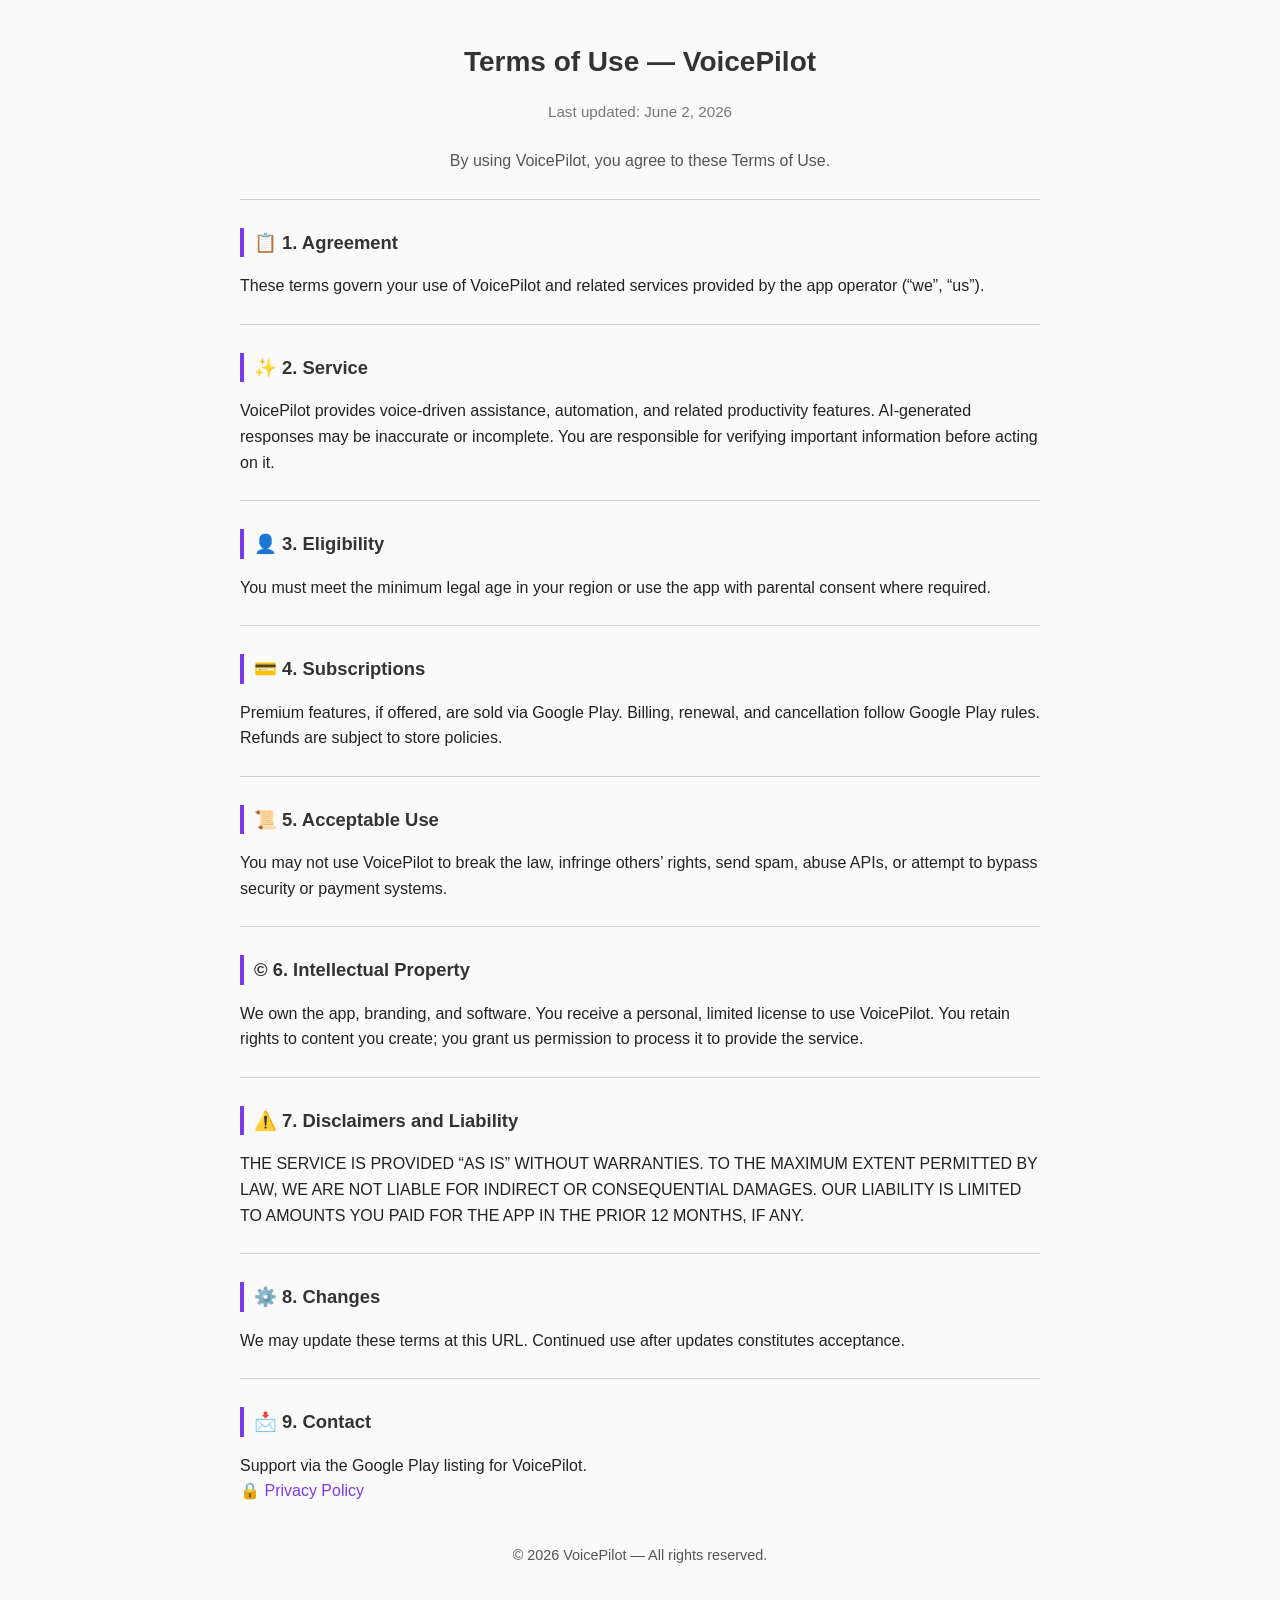
<file: site/voicepilot/terms.html>
<!DOCTYPE html>
<html lang="en">
<head>
  <meta charset="utf-8" />
  <meta name="viewport" content="width=device-width, initial-scale=1" />
  <title>Terms of Use — VoicePilot</title>
  <meta name="description" content="Terms of Use for the VoicePilot app." />
  <link rel="stylesheet" href="../legal.css" />
  <style>:root { --accent: #7c3aed; }</style>
</head>
<body>

  <h1>Terms of Use — VoicePilot</h1>
  <p class="updated">Last updated: June 2, 2026</p>
  <p class="subtitle">By using VoicePilot, you agree to these Terms of Use.</p>

  <hr />

  <h2>📋 1. Agreement</h2>
  <p>These terms govern your use of VoicePilot and related services provided by the app operator (“we”, “us”).</p>

  <hr />

  <h2>✨ 2. Service</h2>
  <p>VoicePilot provides voice-driven assistance, automation, and related productivity features. AI-generated responses may be inaccurate or incomplete. You are responsible for verifying important information before acting on it.</p>

  <hr />

  <h2>👤 3. Eligibility</h2>
  <p>You must meet the minimum legal age in your region or use the app with parental consent where required.</p>

  <hr />

  <h2>💳 4. Subscriptions</h2>
  <p>Premium features, if offered, are sold via Google Play. Billing, renewal, and cancellation follow Google Play rules. Refunds are subject to store policies.</p>

  <hr />

  <h2>📜 5. Acceptable Use</h2>
  <p>You may not use VoicePilot to break the law, infringe others’ rights, send spam, abuse APIs, or attempt to bypass security or payment systems.</p>

  <hr />

  <h2>©️ 6. Intellectual Property</h2>
  <p>We own the app, branding, and software. You receive a personal, limited license to use VoicePilot. You retain rights to content you create; you grant us permission to process it to provide the service.</p>

  <hr />

  <h2>⚠️ 7. Disclaimers and Liability</h2>
  <p>THE SERVICE IS PROVIDED “AS IS” WITHOUT WARRANTIES. TO THE MAXIMUM EXTENT PERMITTED BY LAW, WE ARE NOT LIABLE FOR INDIRECT OR CONSEQUENTIAL DAMAGES. OUR LIABILITY IS LIMITED TO AMOUNTS YOU PAID FOR THE APP IN THE PRIOR 12 MONTHS, IF ANY.</p>

  <hr />

  <h2>⚙️ 8. Changes</h2>
  <p>We may update these terms at this URL. Continued use after updates constitutes acceptance.</p>

  <hr />

  <h2>📩 9. Contact</h2>
  <p>
    Support via the Google Play listing for VoicePilot.<br />
    🔒 <a href="privacy.html">Privacy Policy</a>
  </p>

  <footer>© 2026 VoicePilot — All rights reserved.</footer>

</body>
</html>
</file>
<file: site/legal.css>
/* Shared legal page layout (IronUp-style) */
body {
  font-family: "Segoe UI", Roboto, Arial, sans-serif;
  max-width: 800px;
  margin: 40px auto;
  line-height: 1.6;
  color: #222;
  padding: 0 15px 48px;
  background-color: #fafafa;
}
h1, h2 {
  color: #333;
}
h1 {
  text-align: center;
  margin-bottom: 8px;
  font-size: 1.75rem;
}
.subtitle {
  text-align: center;
  color: #555;
  margin: 0 0 8px;
}
.updated {
  text-align: center;
  color: #777;
  font-size: 0.95rem;
  margin-bottom: 24px;
}
h2 {
  border-left: 4px solid var(--accent, #6c63ff);
  padding-left: 10px;
  margin-top: 28px;
  font-size: 1.15rem;
}
hr {
  border: none;
  border-top: 1px solid #ccc;
  margin: 25px 0;
}
a {
  color: var(--accent, #6c63ff);
  text-decoration: none;
}
a:hover {
  text-decoration: underline;
}
ul {
  margin-top: 10px;
}
code {
  background-color: #f4f4f4;
  padding: 2px 6px;
  border-radius: 3px;
  font-family: "Courier New", monospace;
  font-size: 0.9em;
}
footer {
  text-align: center;
  margin-top: 40px;
  font-size: 0.9em;
  color: #555;
}
.note {
  background: #f0f0f8;
  border-left: 3px solid var(--accent, #6c63ff);
  padding: 10px 14px;
  margin: 16px 0;
  font-size: 0.95rem;
}
</file>
